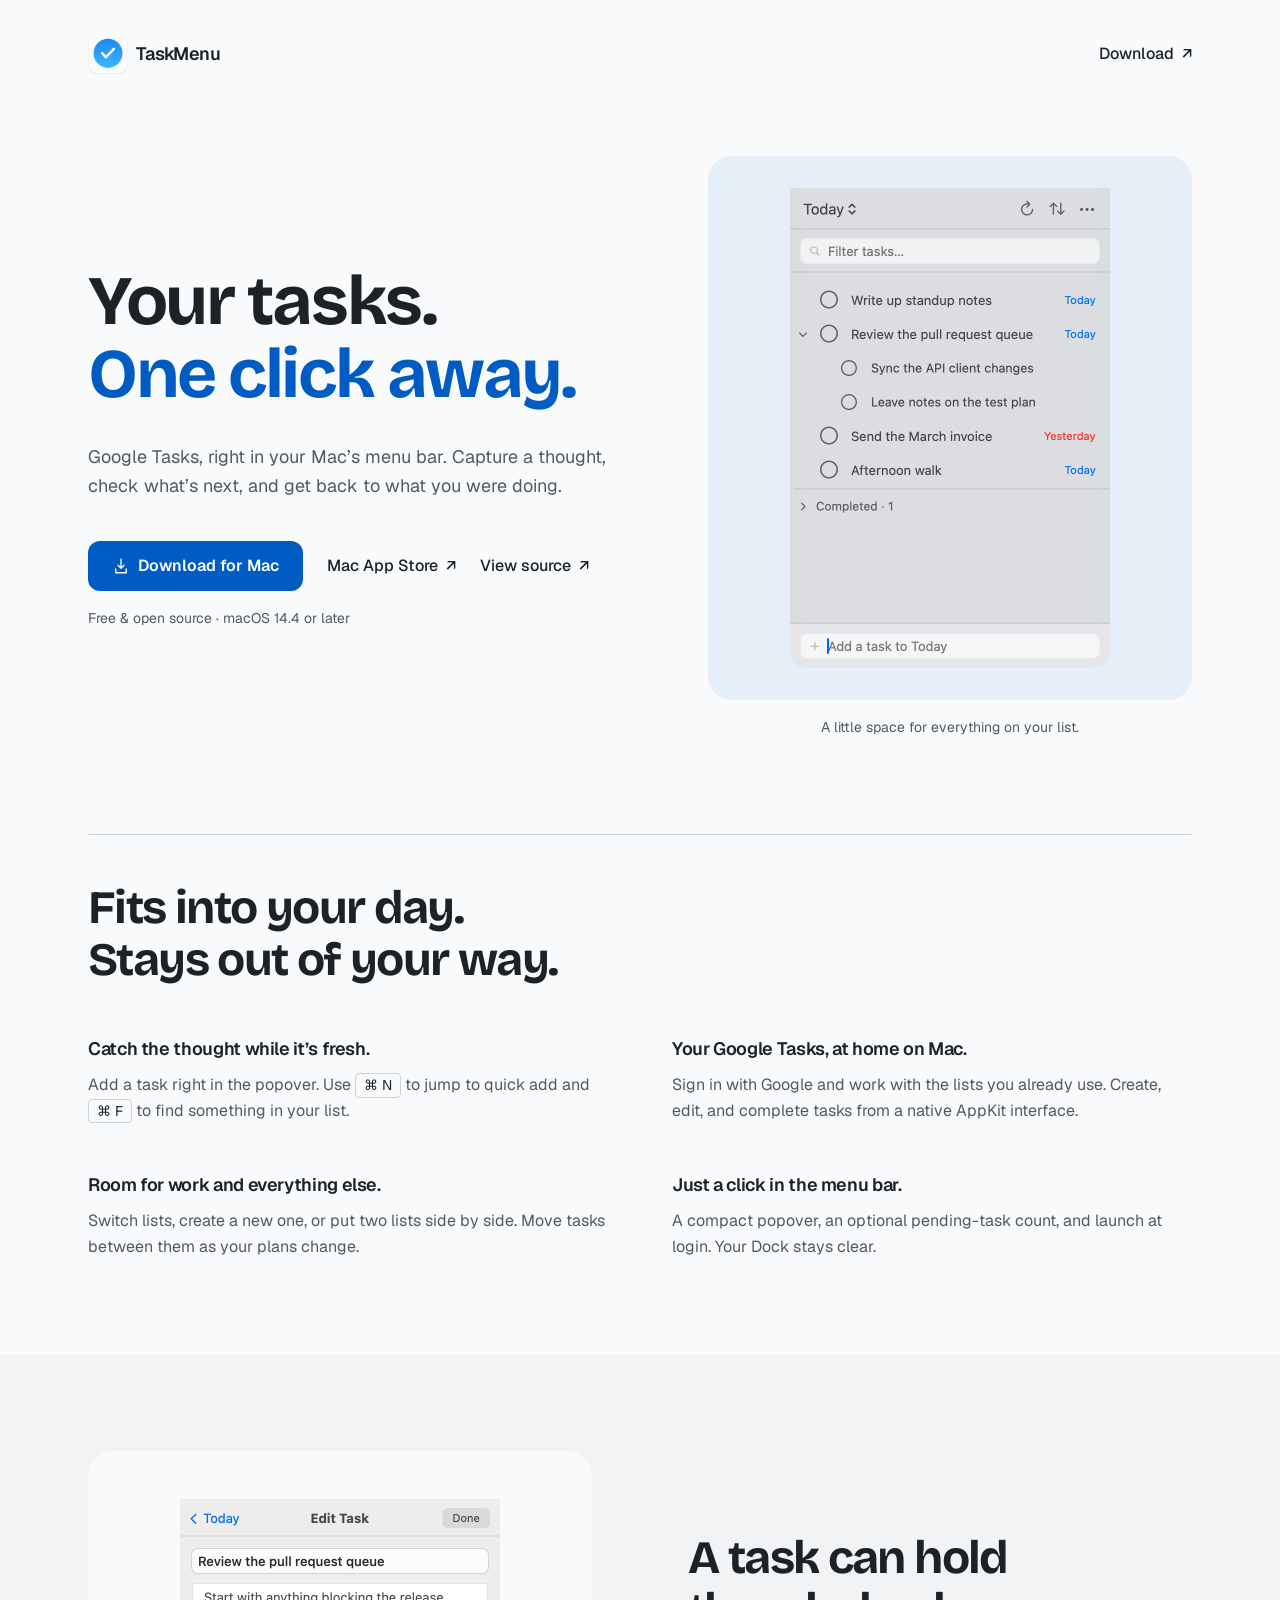
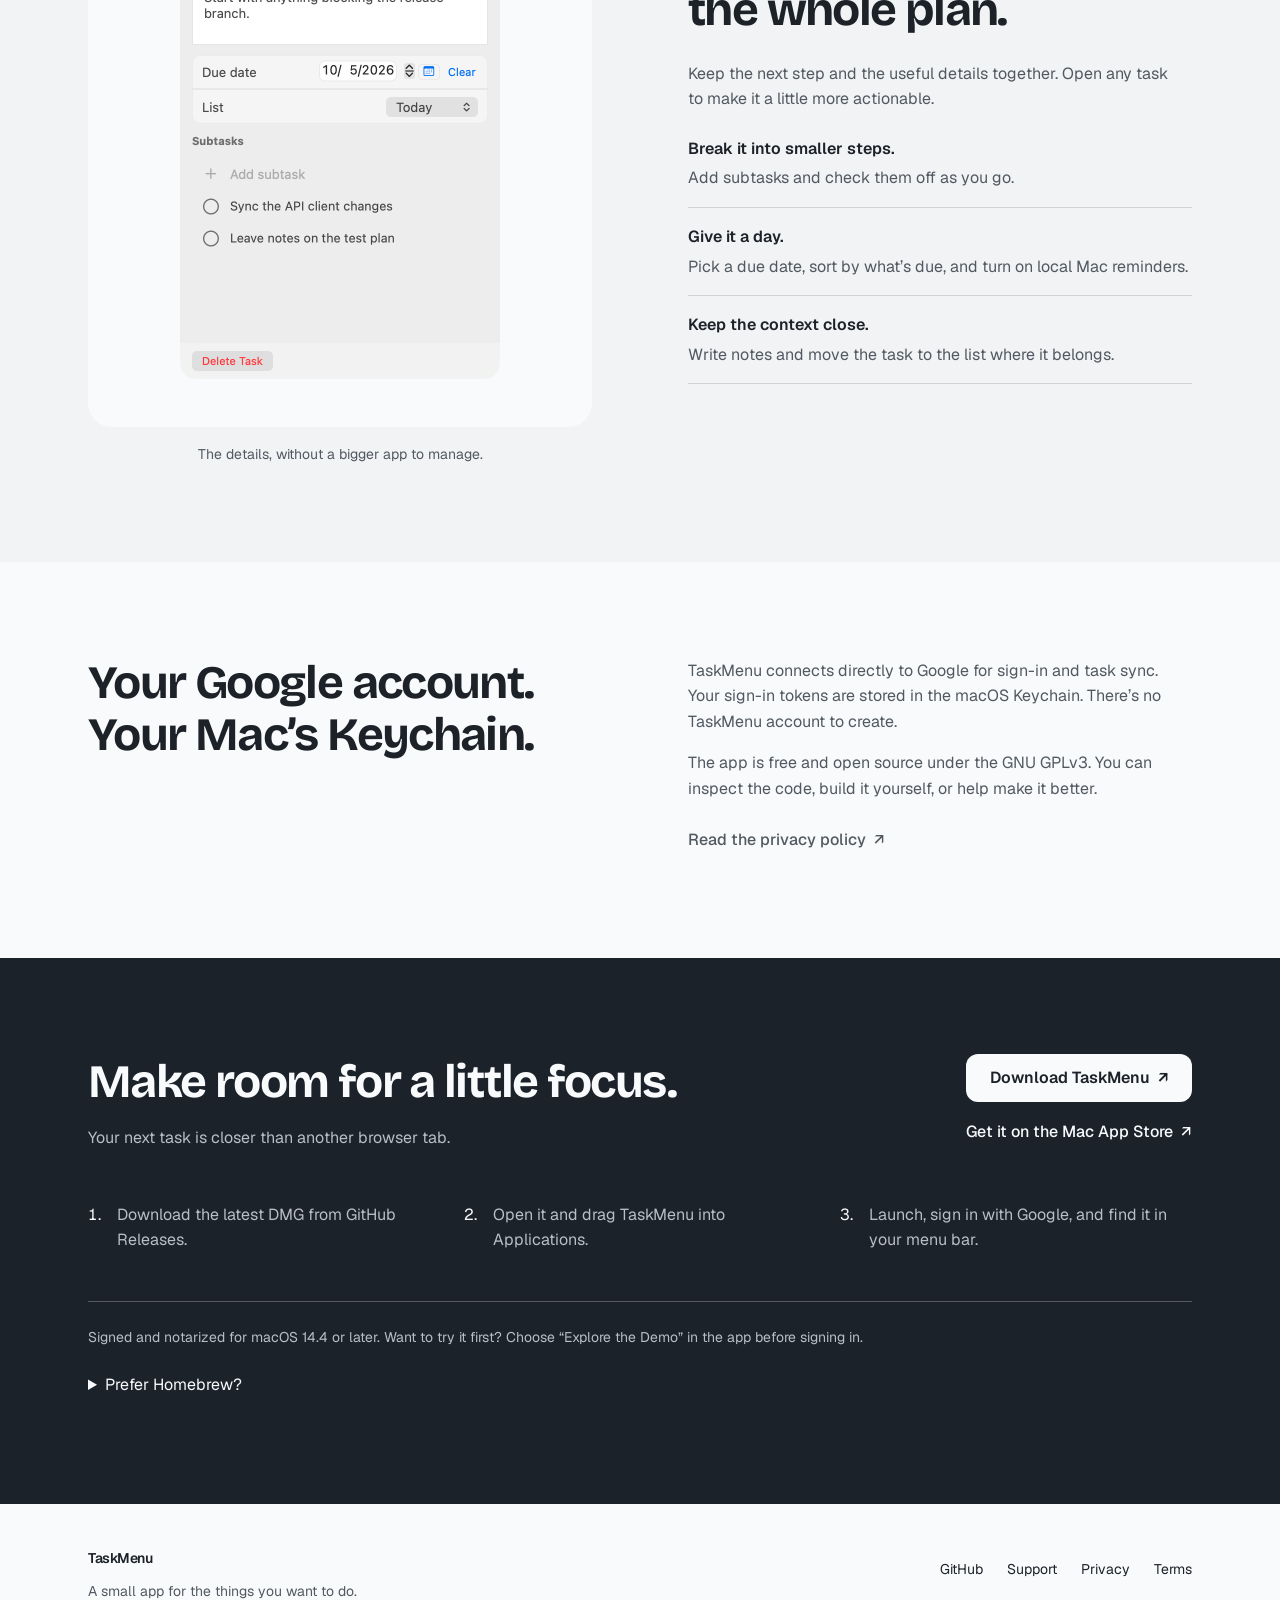
<file: docs/index.html>
<!DOCTYPE html>
<html lang="en">
<head>
  <meta charset="UTF-8">
  <meta name="viewport" content="width=device-width, initial-scale=1">
  <meta name="theme-color" content="#fafbfc">
  <meta name="description" content="Google Tasks, one click away in your Mac menu bar. Capture tasks, organize lists, and keep track of due dates with TaskMenu. Free and open source.">
  <meta property="og:title" content="TaskMenu — Your tasks. One click away.">
  <meta property="og:description" content="A small, native Mac app for Google Tasks. Free, open source, and right in your menu bar.">
  <meta property="og:type" content="website">
  <meta property="og:url" content="https://taskmenu.crazytan.dev/">
  <meta property="og:image" content="https://taskmenu.crazytan.dev/assets/app-icon.png">
  <title>TaskMenu — Google Tasks in your Mac menu bar</title>
  <link rel="canonical" href="https://taskmenu.crazytan.dev/">
  <link rel="icon" href="assets/app-icon.png" type="image/png">
  <link rel="preload" href="assets/fonts/bricolage-700.ttf" as="font" type="font/ttf" crossorigin>
  <link rel="preload" href="assets/fonts/geist-400.ttf" as="font" type="font/ttf" crossorigin>
  <link rel="stylesheet" href="styles.css">
</head>
<body>
  <a class="skip-link" href="#main">Skip to content</a>
  <header class="nav wrap">
    <a class="brand" href="./" aria-label="TaskMenu home">
      <img src="assets/app-icon.png" width="128" height="128" alt="">
      TaskMenu
    </a>
    <a class="nav-link" href="#download">Download <span aria-hidden="true">↗</span></a>
  </header>

  <main id="main">
    <section class="hero wrap" aria-labelledby="hero-title">
      <div class="hero-copy">
        <h1 id="hero-title">Your tasks.<span>One click away.</span></h1>
        <p class="lede">Google Tasks, right in your Mac’s menu bar. Capture a thought, check what’s next, and get back to what you were doing.</p>
        <div>
          <div class="actions">
            <a class="button" href="https://github.com/crazytan/TaskMenu/releases/latest">
              <svg viewBox="0 0 24 24" fill="none" stroke="currentColor" stroke-width="1.8" stroke-linecap="round" stroke-linejoin="round" aria-hidden="true"><path d="M12 3v12m-4-4 4 4 4-4M5 16v5h14v-5"/></svg>
              Download for Mac
            </a>
            <a class="text-link" href="https://apps.apple.com/app/taskmenu/id6763780237">Mac App Store <span aria-hidden="true">↗</span></a>
            <a class="text-link" href="https://github.com/crazytan/TaskMenu">View source <span aria-hidden="true">↗</span></a>
          </div>
          <p class="meta">Free &amp; open source · macOS 14.4 or later</p>
        </div>
      </div>
      <figure class="product-figure">
        <div class="product-stage">
          <img src="assets/task-list.png" width="640" height="960" alt="TaskMenu’s Today list with due dates, nested subtasks, a completed section, and an inline Add a task field." fetchpriority="high">
        </div>
        <figcaption>A little space for everything on your list.</figcaption>
      </figure>
    </section>

    <section class="overview wrap" aria-labelledby="overview-title">
      <h2 class="overview-heading" id="overview-title">Fits into your day.<br>Stays out of your way.</h2>
      <dl class="capabilities">
        <div>
          <dt>Catch the thought while it’s fresh.</dt>
          <dd>Add a task right in the popover. Use <kbd>⌘ N</kbd> to jump to quick add and <kbd>⌘ F</kbd> to find something in your list.</dd>
        </div>
        <div>
          <dt>Your Google Tasks, at home on Mac.</dt>
          <dd>Sign in with Google and work with the lists you already use. Create, edit, and complete tasks from a native AppKit interface.</dd>
        </div>
        <div>
          <dt>Room for work and everything else.</dt>
          <dd>Switch lists, create a new one, or put two lists side by side. Move tasks between them as your plans change.</dd>
        </div>
        <div>
          <dt>Just a click in the menu bar.</dt>
          <dd>A compact popover, an optional pending-task count, and launch at login. Your Dock stays clear.</dd>
        </div>
      </dl>
    </section>

    <section class="detail-section" aria-labelledby="detail-title">
      <div class="detail-grid wrap">
        <div class="detail-copy">
          <h2 id="detail-title">A task can hold<br>the whole plan.</h2>
          <p>Keep the next step and the useful details together. Open any task to make it a little more actionable.</p>
          <ul class="detail-points">
            <li><strong>Break it into smaller steps.</strong><span>Add subtasks and check them off as you go.</span></li>
            <li><strong>Give it a day.</strong><span>Pick a due date, sort by what’s due, and turn on local Mac reminders.</span></li>
            <li><strong>Keep the context close.</strong><span>Write notes and move the task to the list where it belongs.</span></li>
          </ul>
        </div>
        <figure class="product-figure">
          <div class="product-stage detail-stage">
            <img src="assets/task-detail.png" width="640" height="960" loading="lazy" alt="TaskMenu’s task editor with notes, a due-date picker, list selection, and subtasks.">
          </div>
          <figcaption>The details, without a bigger app to manage.</figcaption>
        </figure>
      </div>
    </section>

    <section class="privacy-note wrap" aria-labelledby="privacy-title">
      <h2 id="privacy-title">Your Google account.<br>Your Mac’s Keychain.</h2>
      <div class="privacy-copy">
        <p>TaskMenu connects directly to Google for sign-in and task sync. Your sign-in tokens are stored in the macOS Keychain. There’s no TaskMenu account to create.</p>
        <p>The app is free and open source under the GNU GPLv3. You can inspect the code, build it yourself, or help make it better.</p>
        <a class="text-link" href="privacy.html">Read the privacy policy <span aria-hidden="true">↗</span></a>
      </div>
    </section>

    <section class="download" id="download" aria-labelledby="download-title">
      <div class="wrap">
        <div class="download-heading">
          <div>
            <h2 id="download-title">Make room for a little focus.</h2>
            <p>Your next task is closer than another browser tab.</p>
          </div>
          <div class="download-actions">
            <a class="button" href="https://github.com/crazytan/TaskMenu/releases/latest">Download TaskMenu <span aria-hidden="true">↗</span></a>
            <a class="text-link" href="https://apps.apple.com/app/taskmenu/id6763780237">Get it on the Mac App Store <span aria-hidden="true">↗</span></a>
          </div>
        </div>
        <ol class="steps">
          <li>Download the latest DMG from GitHub Releases.</li>
          <li>Open it and drag TaskMenu into Applications.</li>
          <li>Launch, sign in with Google, and find it in your menu bar.</li>
        </ol>
        <div class="download-notes">
          <p>Signed and notarized for macOS 14.4 or later. Want to try it first? Choose “Explore the Demo” in the app before signing in.</p>
          <details>
            <summary>Prefer Homebrew?</summary>
            <pre><code>brew trust --cask crazytan/tap/taskmenu
brew install --cask crazytan/tap/taskmenu</code></pre>
            <p>Or follow the <a href="https://github.com/crazytan/TaskMenu#build-from-source">build instructions</a> on GitHub.</p>
          </details>
        </div>
      </div>
    </section>
  </main>

  <footer class="footer wrap">
    <div>
      <a class="brand" href="./">TaskMenu</a>
      <p>A small app for the things you want to do.</p>
    </div>
    <nav aria-label="Footer">
      <a href="https://github.com/crazytan/TaskMenu">GitHub</a>
      <a href="support.html">Support</a>
      <a href="privacy.html">Privacy</a>
      <a href="terms.html">Terms</a>
    </nav>
  </footer>
</body>
</html>
</file>
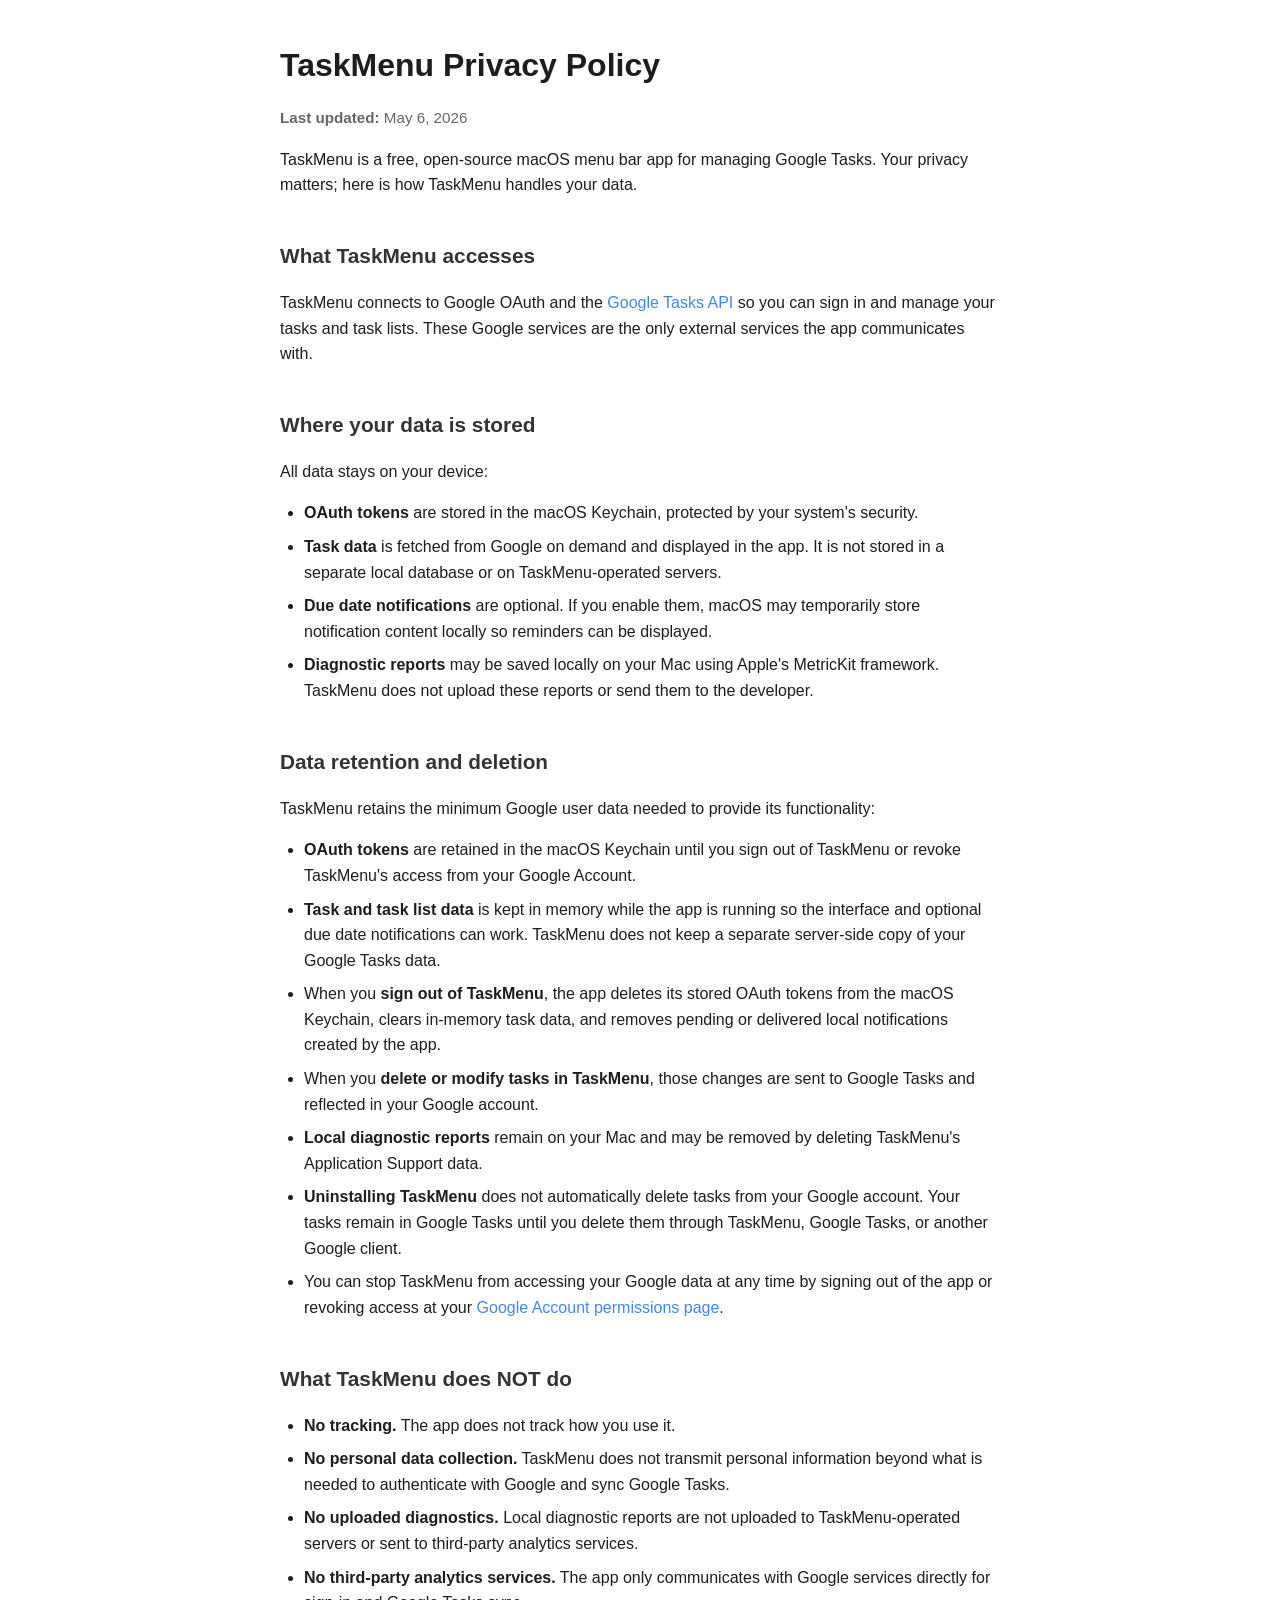
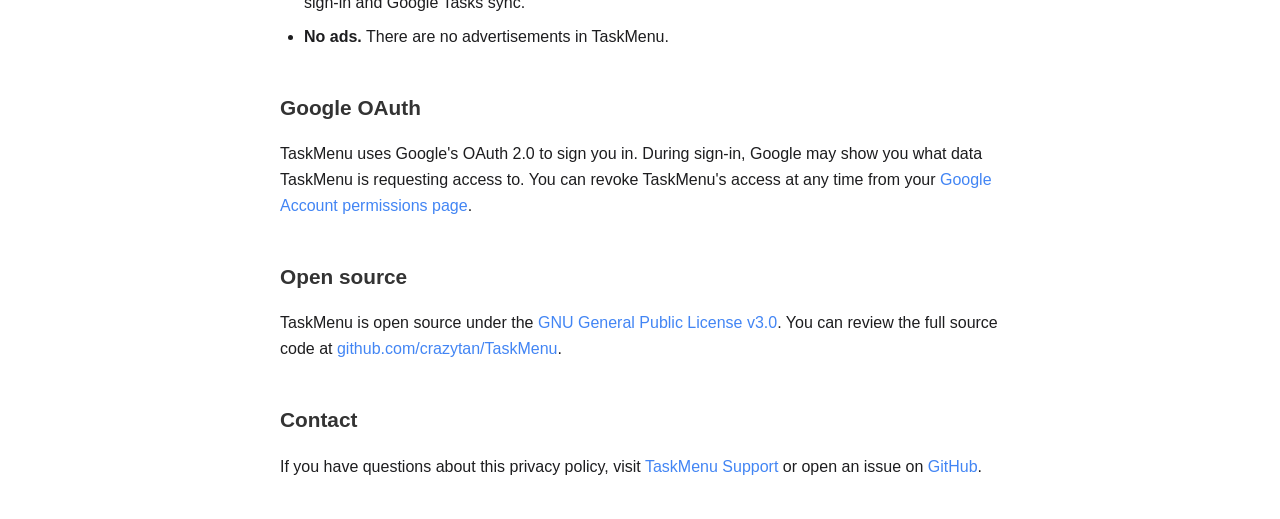
<file: docs/privacy.html>
<!DOCTYPE html>
<html lang="en">
<head>
    <meta charset="UTF-8">
    <meta name="viewport" content="width=device-width, initial-scale=1.0">
    <title>TaskMenu — Privacy Policy</title>
    <style>
        body { font-family: -apple-system, BlinkMacSystemFont, 'Segoe UI', Roboto, sans-serif; max-width: 720px; margin: 40px auto; padding: 0 20px; color: #1d1d1f; line-height: 1.6; }
        h1 { font-size: 2em; margin-bottom: 0.2em; }
        h2 { font-size: 1.3em; margin-top: 2em; color: #333; }
        a { color: #4285F4; text-decoration: none; }
        a:hover { text-decoration: underline; }
        ul { padding-left: 1.5em; }
        li { margin-bottom: 0.5em; }
        .updated { color: #666; font-size: 0.95em; }
    </style>
</head>
<body>
    <h1>TaskMenu Privacy Policy</h1>
    <p class="updated"><strong>Last updated:</strong> May 6, 2026</p>
    <p>TaskMenu is a free, open-source macOS menu bar app for managing Google Tasks. Your privacy matters; here is how TaskMenu handles your data.</p>

    <h2>What TaskMenu accesses</h2>
    <p>TaskMenu connects to Google OAuth and the <a href="https://developers.google.com/tasks">Google Tasks API</a> so you can sign in and manage your tasks and task lists. These Google services are the only external services the app communicates with.</p>

    <h2>Where your data is stored</h2>
    <p>All data stays on your device:</p>
    <ul>
        <li><strong>OAuth tokens</strong> are stored in the macOS Keychain, protected by your system's security.</li>
        <li><strong>Task data</strong> is fetched from Google on demand and displayed in the app. It is not stored in a separate local database or on TaskMenu-operated servers.</li>
        <li><strong>Due date notifications</strong> are optional. If you enable them, macOS may temporarily store notification content locally so reminders can be displayed.</li>
        <li><strong>Diagnostic reports</strong> may be saved locally on your Mac using Apple's MetricKit framework. TaskMenu does not upload these reports or send them to the developer.</li>
    </ul>

    <h2>Data retention and deletion</h2>
    <p>TaskMenu retains the minimum Google user data needed to provide its functionality:</p>
    <ul>
        <li><strong>OAuth tokens</strong> are retained in the macOS Keychain until you sign out of TaskMenu or revoke TaskMenu's access from your Google Account.</li>
        <li><strong>Task and task list data</strong> is kept in memory while the app is running so the interface and optional due date notifications can work. TaskMenu does not keep a separate server-side copy of your Google Tasks data.</li>
        <li>When you <strong>sign out of TaskMenu</strong>, the app deletes its stored OAuth tokens from the macOS Keychain, clears in-memory task data, and removes pending or delivered local notifications created by the app.</li>
        <li>When you <strong>delete or modify tasks in TaskMenu</strong>, those changes are sent to Google Tasks and reflected in your Google account.</li>
        <li><strong>Local diagnostic reports</strong> remain on your Mac and may be removed by deleting TaskMenu's Application Support data.</li>
        <li><strong>Uninstalling TaskMenu</strong> does not automatically delete tasks from your Google account. Your tasks remain in Google Tasks until you delete them through TaskMenu, Google Tasks, or another Google client.</li>
        <li>You can stop TaskMenu from accessing your Google data at any time by signing out of the app or revoking access at your <a href="https://myaccount.google.com/permissions">Google Account permissions page</a>.</li>
    </ul>

    <h2>What TaskMenu does NOT do</h2>
    <ul>
        <li><strong>No tracking.</strong> The app does not track how you use it.</li>
        <li><strong>No personal data collection.</strong> TaskMenu does not transmit personal information beyond what is needed to authenticate with Google and sync Google Tasks.</li>
        <li><strong>No uploaded diagnostics.</strong> Local diagnostic reports are not uploaded to TaskMenu-operated servers or sent to third-party analytics services.</li>
        <li><strong>No third-party analytics services.</strong> The app only communicates with Google services directly for sign-in and Google Tasks sync.</li>
        <li><strong>No ads.</strong> There are no advertisements in TaskMenu.</li>
    </ul>

    <h2>Google OAuth</h2>
    <p>TaskMenu uses Google's OAuth 2.0 to sign you in. During sign-in, Google may show you what data TaskMenu is requesting access to. You can revoke TaskMenu's access at any time from your <a href="https://myaccount.google.com/permissions">Google Account permissions page</a>.</p>

    <h2>Open source</h2>
    <p>TaskMenu is open source under the <a href="https://github.com/crazytan/TaskMenu/blob/main/LICENSE">GNU General Public License v3.0</a>. You can review the full source code at <a href="https://github.com/crazytan/TaskMenu">github.com/crazytan/TaskMenu</a>.</p>

    <h2>Contact</h2>
    <p>If you have questions about this privacy policy, visit <a href="support.html">TaskMenu Support</a> or open an issue on <a href="https://github.com/crazytan/TaskMenu/issues">GitHub</a>.</p>
</body>
</html>
</file>
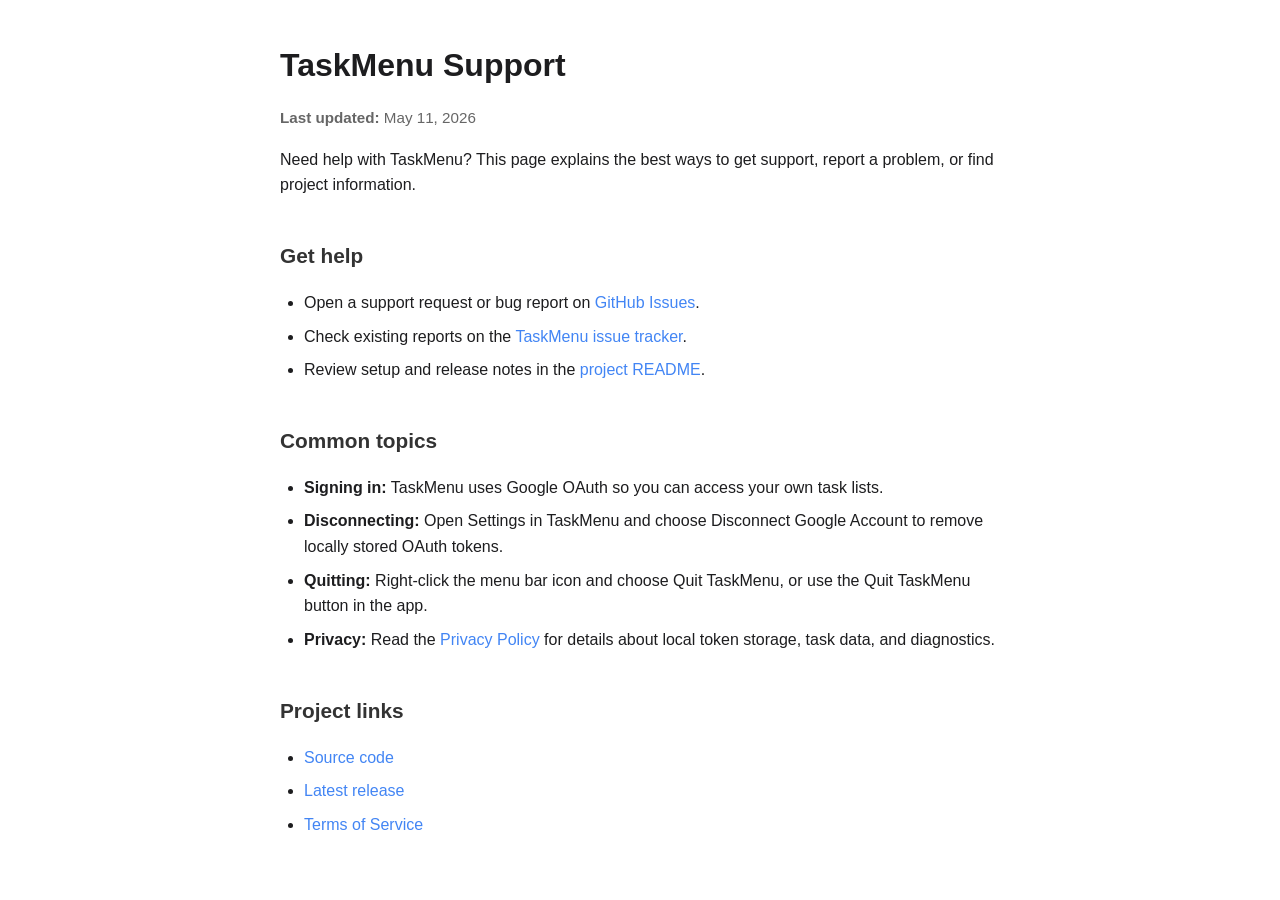
<file: docs/support.html>
<!DOCTYPE html>
<html lang="en">
<head>
    <meta charset="UTF-8">
    <meta name="viewport" content="width=device-width, initial-scale=1.0">
    <title>TaskMenu - Support</title>
    <style>
        body { font-family: -apple-system, BlinkMacSystemFont, 'Segoe UI', Roboto, sans-serif; max-width: 720px; margin: 40px auto; padding: 0 20px; color: #1d1d1f; line-height: 1.6; }
        h1 { font-size: 2em; margin-bottom: 0.2em; }
        h2 { font-size: 1.3em; margin-top: 2em; color: #333; }
        a { color: #4285F4; text-decoration: none; }
        a:hover { text-decoration: underline; }
        ul { padding-left: 1.5em; }
        li { margin-bottom: 0.5em; }
        .updated { color: #666; font-size: 0.95em; }
    </style>
</head>
<body>
    <h1>TaskMenu Support</h1>
    <p class="updated"><strong>Last updated:</strong> May 11, 2026</p>
    <p>Need help with TaskMenu? This page explains the best ways to get support, report a problem, or find project information.</p>

    <h2>Get help</h2>
    <ul>
        <li>Open a support request or bug report on <a href="https://github.com/crazytan/TaskMenu/issues/new">GitHub Issues</a>.</li>
        <li>Check existing reports on the <a href="https://github.com/crazytan/TaskMenu/issues">TaskMenu issue tracker</a>.</li>
        <li>Review setup and release notes in the <a href="https://github.com/crazytan/TaskMenu#readme">project README</a>.</li>
    </ul>

    <h2>Common topics</h2>
    <ul>
        <li><strong>Signing in:</strong> TaskMenu uses Google OAuth so you can access your own task lists.</li>
        <li><strong>Disconnecting:</strong> Open Settings in TaskMenu and choose Disconnect Google Account to remove locally stored OAuth tokens.</li>
        <li><strong>Quitting:</strong> Right-click the menu bar icon and choose Quit TaskMenu, or use the Quit TaskMenu button in the app.</li>
        <li><strong>Privacy:</strong> Read the <a href="privacy.html">Privacy Policy</a> for details about local token storage, task data, and diagnostics.</li>
    </ul>

    <h2>Project links</h2>
    <ul>
        <li><a href="https://github.com/crazytan/TaskMenu">Source code</a></li>
        <li><a href="https://github.com/crazytan/TaskMenu/releases/latest">Latest release</a></li>
        <li><a href="terms.html">Terms of Service</a></li>
    </ul>
</body>
</html>
</file>
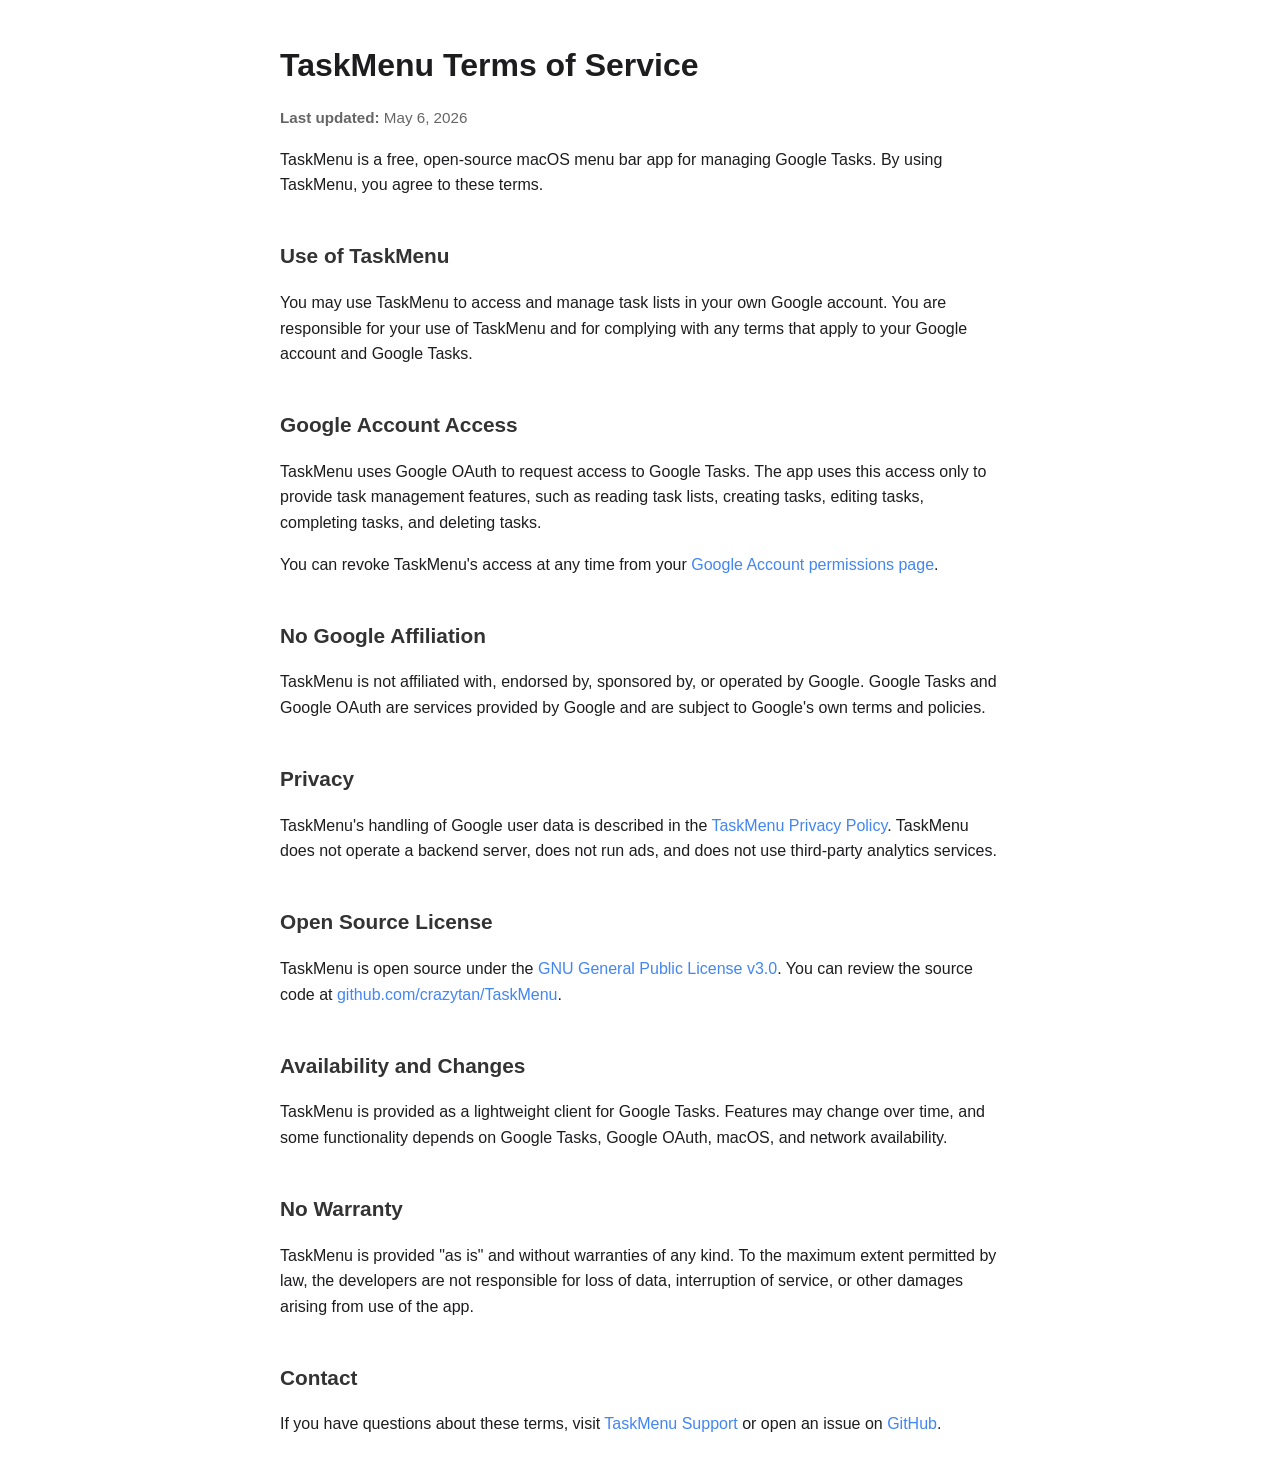
<file: docs/terms.html>
<!DOCTYPE html>
<html lang="en">
<head>
    <meta charset="UTF-8">
    <meta name="viewport" content="width=device-width, initial-scale=1.0">
    <title>TaskMenu - Terms of Service</title>
    <style>
        body { font-family: -apple-system, BlinkMacSystemFont, 'Segoe UI', Roboto, sans-serif; max-width: 720px; margin: 40px auto; padding: 0 20px; color: #1d1d1f; line-height: 1.6; }
        h1 { font-size: 2em; margin-bottom: 0.2em; }
        h2 { font-size: 1.3em; margin-top: 2em; color: #333; }
        a { color: #4285F4; text-decoration: none; }
        a:hover { text-decoration: underline; }
        ul { padding-left: 1.5em; }
        li { margin-bottom: 0.5em; }
        .updated { color: #666; font-size: 0.95em; }
    </style>
</head>
<body>
    <h1>TaskMenu Terms of Service</h1>
    <p class="updated"><strong>Last updated:</strong> May 6, 2026</p>
    <p>TaskMenu is a free, open-source macOS menu bar app for managing Google Tasks. By using TaskMenu, you agree to these terms.</p>

    <h2>Use of TaskMenu</h2>
    <p>You may use TaskMenu to access and manage task lists in your own Google account. You are responsible for your use of TaskMenu and for complying with any terms that apply to your Google account and Google Tasks.</p>

    <h2>Google Account Access</h2>
    <p>TaskMenu uses Google OAuth to request access to Google Tasks. The app uses this access only to provide task management features, such as reading task lists, creating tasks, editing tasks, completing tasks, and deleting tasks.</p>
    <p>You can revoke TaskMenu's access at any time from your <a href="https://myaccount.google.com/permissions">Google Account permissions page</a>.</p>

    <h2>No Google Affiliation</h2>
    <p>TaskMenu is not affiliated with, endorsed by, sponsored by, or operated by Google. Google Tasks and Google OAuth are services provided by Google and are subject to Google's own terms and policies.</p>

    <h2>Privacy</h2>
    <p>TaskMenu's handling of Google user data is described in the <a href="privacy.html">TaskMenu Privacy Policy</a>. TaskMenu does not operate a backend server, does not run ads, and does not use third-party analytics services.</p>

    <h2>Open Source License</h2>
    <p>TaskMenu is open source under the <a href="https://github.com/crazytan/TaskMenu/blob/main/LICENSE">GNU General Public License v3.0</a>. You can review the source code at <a href="https://github.com/crazytan/TaskMenu">github.com/crazytan/TaskMenu</a>.</p>

    <h2>Availability and Changes</h2>
    <p>TaskMenu is provided as a lightweight client for Google Tasks. Features may change over time, and some functionality depends on Google Tasks, Google OAuth, macOS, and network availability.</p>

    <h2>No Warranty</h2>
    <p>TaskMenu is provided "as is" and without warranties of any kind. To the maximum extent permitted by law, the developers are not responsible for loss of data, interruption of service, or other damages arising from use of the app.</p>

    <h2>Contact</h2>
    <p>If you have questions about these terms, visit <a href="support.html">TaskMenu Support</a> or open an issue on <a href="https://github.com/crazytan/TaskMenu/issues">GitHub</a>.</p>
</body>
</html>
</file>
<file: docs/styles.css>
/* Hallmark · macrostructure: Workbench · genre: modern-minimal · theme: Coral with preserved brand blue
 * nav: N9 Edge-aligned minimal · footer: Ft2 Inline rule · enrichment: real app captures, no added chrome
 * audience: Google Tasks users on Mac · use: download · tone: calm native-Mac
 * pre-emit critique: P4 H5 E4 S5 R5 V4 · contrast: pass · mobile: pass */
@import url("tokens.css");

@font-face {
  font-family: "Bricolage Grotesque";
  src: url("assets/fonts/bricolage-700.ttf") format("truetype");
  font-weight: 700;
  font-style: normal;
  font-display: swap;
}
@font-face {
  font-family: "Geist";
  src: url("assets/fonts/geist-400.ttf") format("truetype");
  font-weight: 400;
  font-style: normal;
  font-display: swap;
}
@font-face {
  font-family: "Geist";
  src: url("assets/fonts/geist-500.ttf") format("truetype");
  font-weight: 500;
  font-style: normal;
  font-display: swap;
}
@font-face {
  font-family: "Geist";
  src: url("assets/fonts/geist-600.ttf") format("truetype");
  font-weight: 600;
  font-style: normal;
  font-display: swap;
}

* { box-sizing: border-box; }
html, body { overflow-x: clip; }
html { scroll-padding-top: var(--space-xl); }
body {
  margin: 0;
  background: var(--color-paper);
  color: var(--color-ink);
  font-family: var(--font-body);
  font-size: var(--text-base);
  line-height: 1.6;
  -webkit-font-smoothing: antialiased;
}
img { display: block; max-width: 100%; height: auto; }
a { color: inherit; text-underline-offset: 0.25em; }
a:hover { color: var(--color-accent); }
a:active { text-decoration: underline; }
a:focus-visible, summary:focus-visible {
  outline: 3px solid var(--color-focus);
  outline-offset: 5px;
}
h1, h2, h3, p, figure { margin: 0; }
h1, h2, h3 {
  font-family: var(--font-display);
  font-weight: 700;
  font-style: normal;
  letter-spacing: -0.035em;
  line-height: 1.12;
  overflow-wrap: anywhere;
  min-width: 0;
}
h1 { font-size: var(--text-display); line-height: 1.05; }
h2 { font-size: var(--text-heading); }
h3 { font-size: var(--text-lg); letter-spacing: -0.015em; }
.wrap { width: min(100% - var(--space-2xl), 69rem); margin-inline: auto; }
.skip-link {
  position: absolute;
  top: var(--space-md);
  left: var(--space-md);
  padding: var(--space-md);
  background: var(--color-paper);
  transform: translateY(-200%);
}
.skip-link:focus { transform: none; z-index: 1; }
.nav {
  display: flex;
  align-items: center;
  justify-content: space-between;
  gap: var(--space-md);
  padding-block: var(--space-lg);
}
.brand {
  display: inline-flex;
  align-items: center;
  gap: var(--space-sm);
  font-size: var(--text-lg);
  font-weight: 600;
  letter-spacing: -0.035em;
  text-decoration: none;
  white-space: nowrap;
  min-height: 44px;
}
.brand img { width: 40px; height: 40px; }
.nav-link, .text-link {
  display: inline-flex;
  align-items: center;
  gap: var(--space-sm);
  white-space: nowrap;
  min-height: 44px;
  font-weight: 500;
  text-decoration: none;
}
.nav-link:hover, .text-link:hover { text-decoration: underline; }
.hero {
  display: grid;
  gap: var(--space-2xl);
  padding-block: var(--space-2xl) var(--space-4xl);
  align-items: center;
}
.hero-copy { display: grid; gap: var(--space-lg); }
.hero h1 span { display: block; color: var(--color-accent); }
.lede { font-size: var(--text-lg); color: var(--color-muted); max-width: 45ch; }
.actions {
  display: flex;
  flex-wrap: wrap;
  align-items: center;
  gap: var(--space-md) var(--space-lg);
  padding-top: var(--space-sm);
}
.button {
  display: inline-flex;
  align-items: center;
  justify-content: center;
  gap: var(--space-sm);
  min-height: 48px;
  padding: var(--space-md) var(--space-lg);
  border-radius: var(--radius-button);
  background: var(--color-accent);
  color: var(--color-accent-ink);
  text-decoration: none;
  white-space: nowrap;
  font-weight: 600;
  line-height: 1;
  transition: transform var(--dur-micro) var(--ease-out);
}
.button:hover { color: var(--color-accent-ink); background: var(--color-accent-hover); }
.button:active { transform: translateY(1px); text-decoration: none; }
.button svg { width: 18px; height: 18px; }
.meta { font-size: var(--text-sm); color: var(--color-muted); }
.actions + .meta { margin-top: var(--space-md); }
.product-figure { display: grid; gap: var(--space-md); }
.product-stage {
  background: var(--color-stage);
  border-radius: var(--radius-stage);
  padding: var(--space-md);
  display: grid;
  place-items: center;
}
.product-stage img { width: min(100%, 20rem); }
figcaption { font-size: var(--text-sm); color: var(--color-muted); text-align: center; }
.overview {
  padding-block: var(--space-2xl) var(--space-4xl);
  border-top: var(--rule-width) solid var(--color-rule);
}
.overview-heading { max-width: 25ch; margin-bottom: var(--space-2xl); }
.capabilities { margin: 0; display: grid; gap: var(--space-2xl) var(--space-3xl); }
.capabilities div { display: grid; gap: var(--space-sm); }
.capabilities dt { font-size: var(--text-lg); font-weight: 600; letter-spacing: -0.02em; }
.capabilities dd { margin: 0; max-width: 47ch; color: var(--color-muted); }
kbd {
  display: inline-block;
  font-family: var(--font-body);
  font-size: var(--text-sm);
  border: var(--rule-width) solid var(--color-rule);
  border-radius: var(--space-xs);
  padding-inline: var(--space-sm);
  color: var(--color-ink);
  white-space: nowrap;
}
.detail-section { background: var(--color-surface); padding-block: var(--space-3xl); }
.detail-grid { display: grid; gap: var(--space-2xl); align-items: center; }
.detail-stage { background: var(--color-paper); }
.detail-copy { display: grid; gap: var(--space-lg); }
.detail-copy > p { max-width: 45ch; color: var(--color-muted); }
.detail-points { padding: 0; margin: 0; list-style: none; display: grid; gap: var(--space-md); }
.detail-points li { padding-bottom: var(--space-md); border-bottom: var(--rule-width) solid var(--color-rule); }
.detail-points strong { display: block; font-weight: 600; margin-bottom: var(--space-xs); }
.detail-points span { display: block; color: var(--color-muted); }
.privacy-note { display: grid; gap: var(--space-xl); padding-block: var(--space-4xl); }
.privacy-note h2 { max-width: 20ch; }
.privacy-copy { display: grid; gap: var(--space-md); max-width: 50ch; color: var(--color-muted); }
.download { background: var(--color-dark); color: var(--color-paper); padding-block: var(--space-3xl); }
.download-heading { display: grid; gap: var(--space-lg); align-items: center; }
.download-heading p { margin-top: var(--space-md); color: var(--color-dark-muted); }
.download-actions { display: grid; gap: var(--space-sm); justify-items: start; }
.download .button { background: var(--color-paper); color: var(--color-ink); }
.download .button:hover { background: var(--color-stage); color: var(--color-ink); }
.download a:hover { color: var(--color-paper); }
.download a:focus-visible, .download summary:focus-visible { outline-color: var(--color-paper); }
.steps { padding: 0; margin: var(--space-2xl) 0; list-style: none; counter-reset: install; display: grid; gap: var(--space-lg); }
.steps li { counter-increment: install; display: flex; align-items: baseline; gap: var(--space-md); color: var(--color-dark-muted); }
.steps li::before { content: counter(install) "."; color: var(--color-paper); font-variant-numeric: tabular-nums; }
.download-notes { border-top: var(--rule-width) solid var(--color-dark-rule); padding-top: var(--space-lg); }
.download-notes > p { font-size: var(--text-sm); color: var(--color-dark-muted); }
details { margin-top: var(--space-md); }
summary { cursor: pointer; width: fit-content; min-height: 44px; padding-block: var(--space-sm); }
summary:hover { text-decoration: underline; text-underline-offset: 0.25em; }
summary:active { color: var(--color-dark-muted); }
pre { margin: var(--space-sm) 0 var(--space-md); white-space: pre-wrap; overflow-wrap: anywhere; font-family: var(--font-mono); font-size: var(--text-sm); line-height: 1.8; }
.download details p { color: var(--color-dark-muted); font-size: var(--text-sm); }
.footer { padding-block: var(--space-xl); display: flex; flex-wrap: wrap; justify-content: space-between; gap: var(--space-lg); }
.footer p { color: var(--color-muted); font-size: var(--text-sm); }
.footer nav { display: flex; flex-wrap: wrap; column-gap: var(--space-lg); align-items: center; }
.footer a { display: inline-flex; align-items: center; min-height: 44px; white-space: nowrap; font-size: var(--text-sm); text-decoration: none; }
.footer a:hover { text-decoration: underline; }
@media (min-width: 40rem) {
  .wrap { width: min(100% - var(--space-3xl), 69rem); }
  .product-stage { padding: var(--space-2xl); }
  .capabilities { grid-template-columns: repeat(2, minmax(0, 1fr)); }
  .steps { grid-template-columns: repeat(3, minmax(0, 1fr)); }
}
@media (min-width: 60rem) {
  .nav { padding-block: var(--space-xl); }
  .hero { grid-template-columns: minmax(0, 1.15fr) minmax(0, 1fr); gap: var(--space-3xl); padding-block: var(--space-2xl) var(--space-4xl); }
  .hero-copy { gap: var(--space-xl); }
  .hero .product-stage { padding-block: var(--space-xl); }
  .detail-grid { grid-template-columns: minmax(0, 1fr) minmax(0, 1fr); gap: var(--space-4xl); }
  .detail-copy { order: 2; }
  .detail-section { padding-block: var(--space-4xl); }
  .privacy-note { grid-template-columns: minmax(0, 1fr) minmax(0, 1fr); gap: var(--space-4xl); }
  .download { padding-block: var(--space-4xl); }
  .download-heading { grid-template-columns: minmax(0, 1fr) auto; gap: var(--space-2xl); }
}
@media (prefers-reduced-motion: reduce) {
  .button { transition: none; }
  .button:active { transform: none; }
}
</file>
